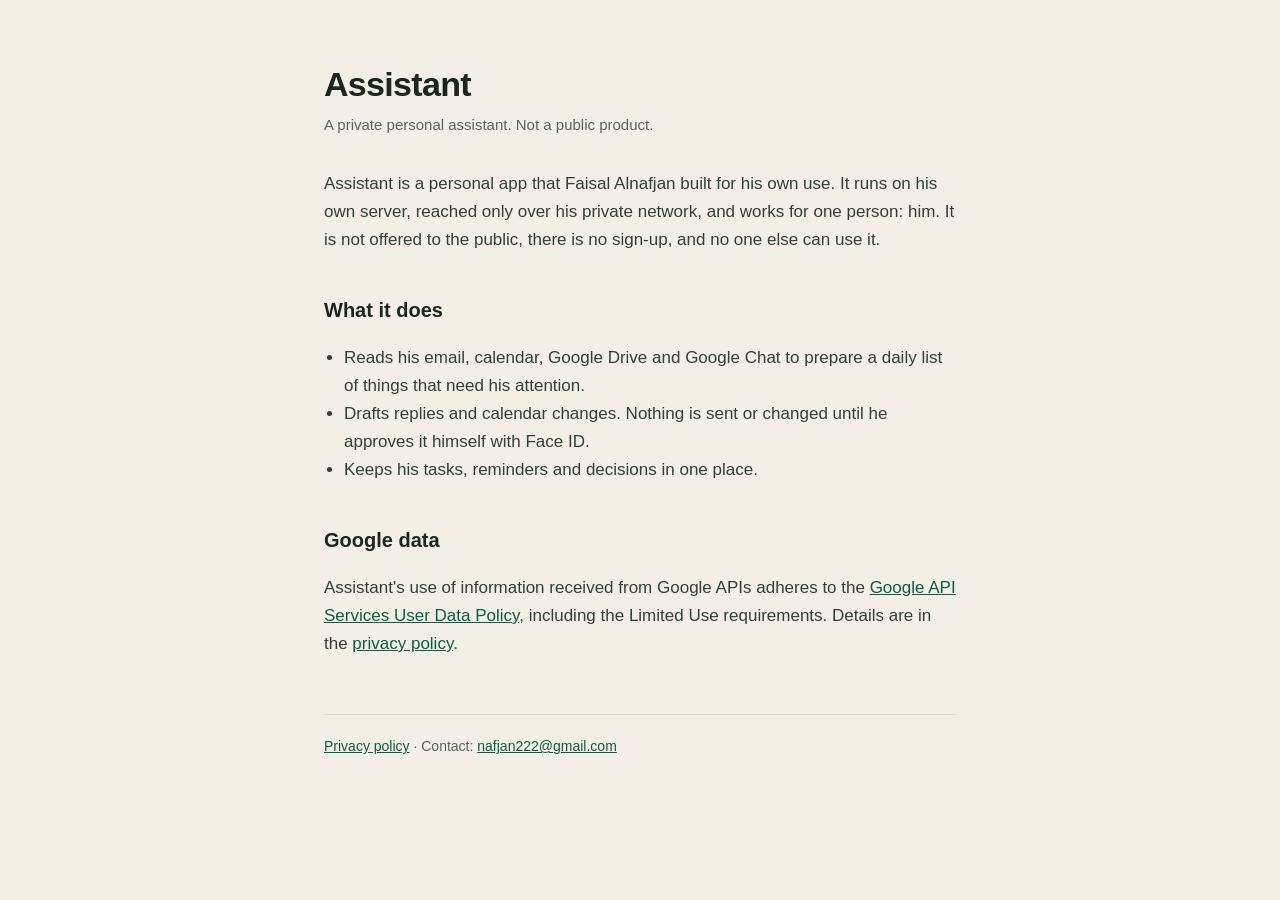
<file: index.html>
<!doctype html>
<html lang="en">
<head>
<meta charset="utf-8">
<meta name="viewport" content="width=device-width,initial-scale=1">
<title>Assistant: a private personal assistant</title>
<meta name="description" content="Assistant is a private, single-user personal assistant app built and used only by its developer.">
<link rel="stylesheet" href="style.css">
</head>
<body>
<main>
<h1>Assistant</h1>
<p class="meta">A private personal assistant. Not a public product.</p>

<p>Assistant is a personal app that Faisal Alnafjan built for his own use. It runs on his own server, reached only over his private network, and works for one person: him. It is not offered to the public, there is no sign-up, and no one else can use it.</p>

<h2>What it does</h2>
<ul>
<li>Reads his email, calendar, Google Drive and Google Chat to prepare a daily list of things that need his attention.</li>
<li>Drafts replies and calendar changes. Nothing is sent or changed until he approves it himself with Face ID.</li>
<li>Keeps his tasks, reminders and decisions in one place.</li>
</ul>

<h2>Google data</h2>
<p>Assistant's use of information received from Google APIs adheres to the <a href="https://developers.google.com/terms/api-services-user-data-policy">Google API Services User Data Policy</a>, including the Limited Use requirements. Details are in the <a href="privacy.html">privacy policy</a>.</p>

<footer>
<a href="privacy.html">Privacy policy</a> · Contact: <a href="mailto:nafjan222@gmail.com">nafjan222@gmail.com</a>
</footer>
</main>
</body>
</html>
</file>
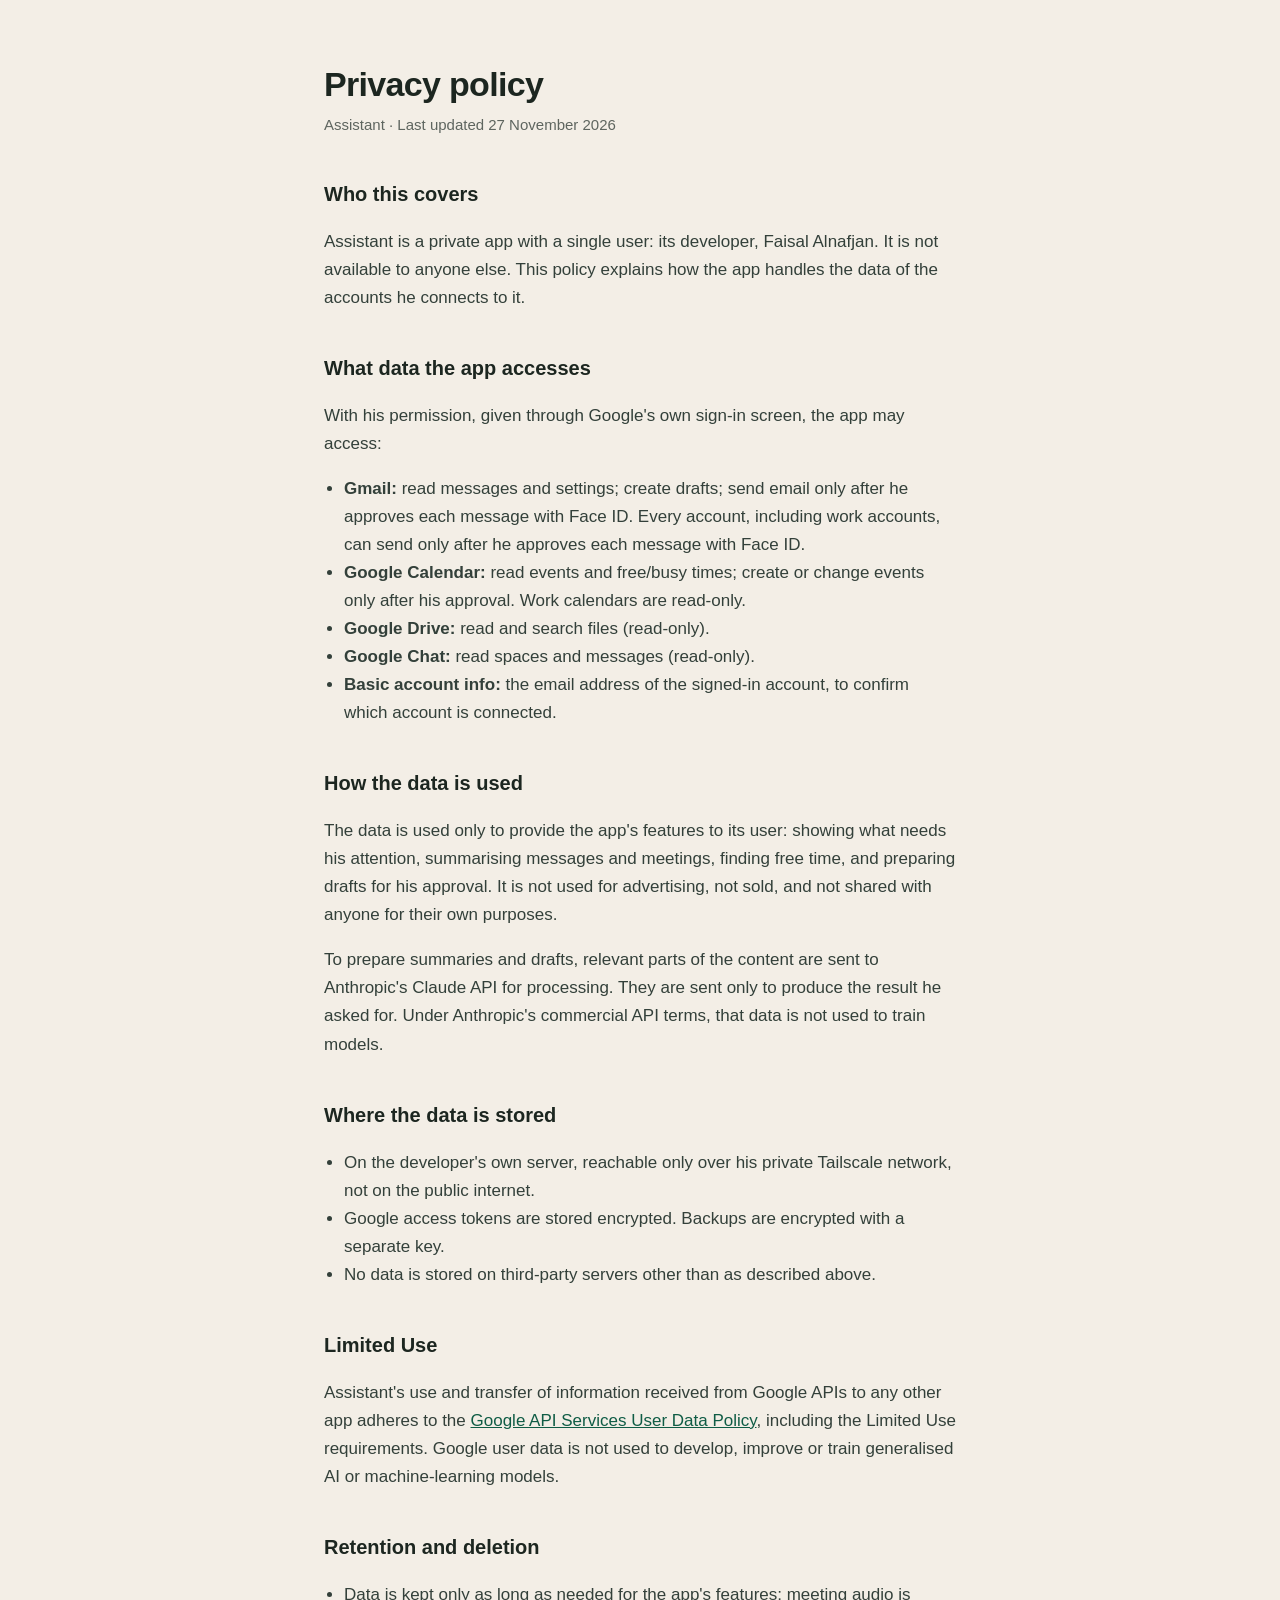
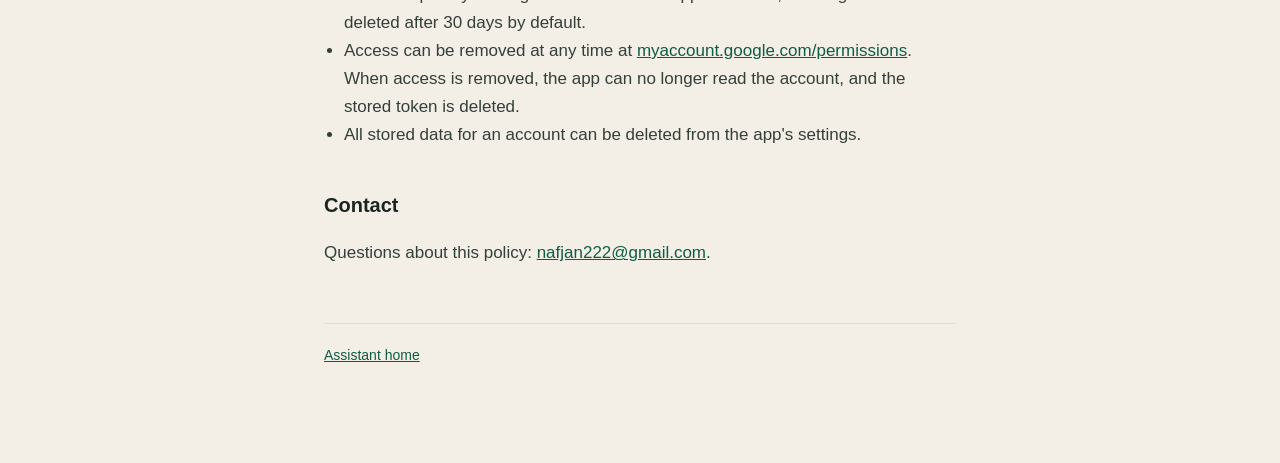
<file: privacy.html>
<!doctype html>
<html lang="en">
<head>
<meta charset="utf-8">
<meta name="viewport" content="width=device-width,initial-scale=1">
<title>Privacy policy: Assistant</title>
<link rel="stylesheet" href="style.css">
</head>
<body>
<main>
<h1>Privacy policy</h1>
<p class="meta">Assistant · Last updated 27 November 2026</p>

<h2>Who this covers</h2>
<p>Assistant is a private app with a single user: its developer, Faisal Alnafjan. It is not available to anyone else. This policy explains how the app handles the data of the accounts he connects to it.</p>

<h2>What data the app accesses</h2>
<p>With his permission, given through Google's own sign-in screen, the app may access:</p>
<ul>
<li><strong>Gmail:</strong> read messages and settings; create drafts; send email only after he approves each message with Face ID. Every account, including work accounts, can send only after he approves each message with Face ID.</li>
<li><strong>Google Calendar:</strong> read events and free/busy times; create or change events only after his approval. Work calendars are read-only.</li>
<li><strong>Google Drive:</strong> read and search files (read-only).</li>
<li><strong>Google Chat:</strong> read spaces and messages (read-only).</li>
<li><strong>Basic account info:</strong> the email address of the signed-in account, to confirm which account is connected.</li>
</ul>

<h2>How the data is used</h2>
<p>The data is used only to provide the app's features to its user: showing what needs his attention, summarising messages and meetings, finding free time, and preparing drafts for his approval. It is not used for advertising, not sold, and not shared with anyone for their own purposes.</p>
<p>To prepare summaries and drafts, relevant parts of the content are sent to Anthropic's Claude API for processing. They are sent only to produce the result he asked for. Under Anthropic's commercial API terms, that data is not used to train models.</p>

<h2>Where the data is stored</h2>
<ul>
<li>On the developer's own server, reachable only over his private Tailscale network, not on the public internet.</li>
<li>Google access tokens are stored encrypted. Backups are encrypted with a separate key.</li>
<li>No data is stored on third-party servers other than as described above.</li>
</ul>

<h2>Limited Use</h2>
<p>Assistant's use and transfer of information received from Google APIs to any other app adheres to the <a href="https://developers.google.com/terms/api-services-user-data-policy">Google API Services User Data Policy</a>, including the Limited Use requirements. Google user data is not used to develop, improve or train generalised AI or machine-learning models.</p>

<h2>Retention and deletion</h2>
<ul>
<li>Data is kept only as long as needed for the app's features; meeting audio is deleted after 30 days by default.</li>
<li>Access can be removed at any time at <a href="https://myaccount.google.com/permissions">myaccount.google.com/permissions</a>. When access is removed, the app can no longer read the account, and the stored token is deleted.</li>
<li>All stored data for an account can be deleted from the app's settings.</li>
</ul>

<h2>Contact</h2>
<p>Questions about this policy: <a href="mailto:nafjan222@gmail.com">nafjan222@gmail.com</a>.</p>

<footer><a href="index.html">Assistant home</a></footer>
</main>
</body>
</html>
</file>
<file: style.css>
:root{--sand:#F3EEE6;--ink:#1C2620;--muted:#5E655F;--green:#0F5C45;--line:#E3DACB}
*{box-sizing:border-box}
body{margin:0;background:var(--sand);color:var(--ink);font:17px/1.65 -apple-system,BlinkMacSystemFont,"IBM Plex Sans","Segoe UI",sans-serif}
main{max-width:680px;margin:0 auto;padding:64px 24px 96px}
h1{font-size:34px;line-height:1.2;margin:0 0 8px;letter-spacing:-.02em}
h2{font-size:20px;margin:40px 0 8px}
p,li{color:#33403A}
.meta{color:var(--muted);font-size:15px;margin:0 0 32px}
a{color:var(--green)}
ul{padding-left:20px}
footer{margin-top:56px;padding-top:20px;border-top:1px solid var(--line);color:var(--muted);font-size:14px}
</file>
